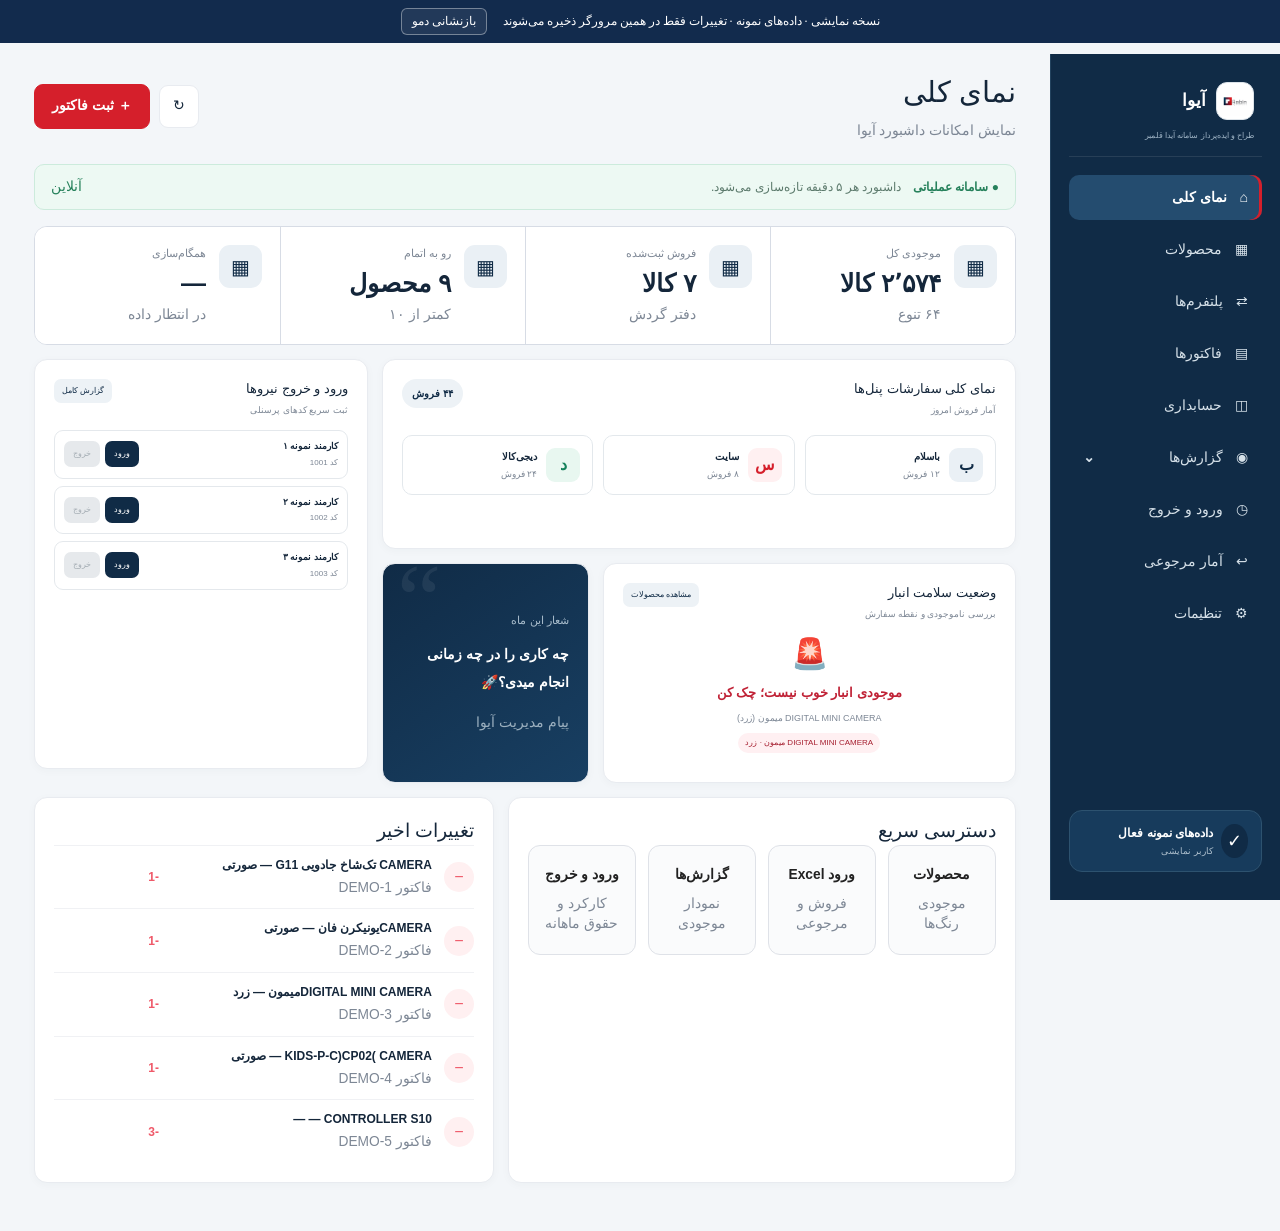
<file: index.html>
<!doctype html><html lang="fa" dir="rtl"><head><meta charset="UTF-8"><meta name="viewport" content="width=device-width, initial-scale=1"><meta name="description" content="نسخه نمایشی استاتیک داشبورد مدیریت موجودی آیوا"><title>داشبورد مدیریت موجودی آیوا — نمایش</title>  <script type="module" crossorigin src="./assets/index-BP4ifSvE.js"></script>
  <link rel="stylesheet" crossorigin href="./assets/index-3bjpaeG_.css">
</head><body><div id="root"></div></body></html>
</file>
